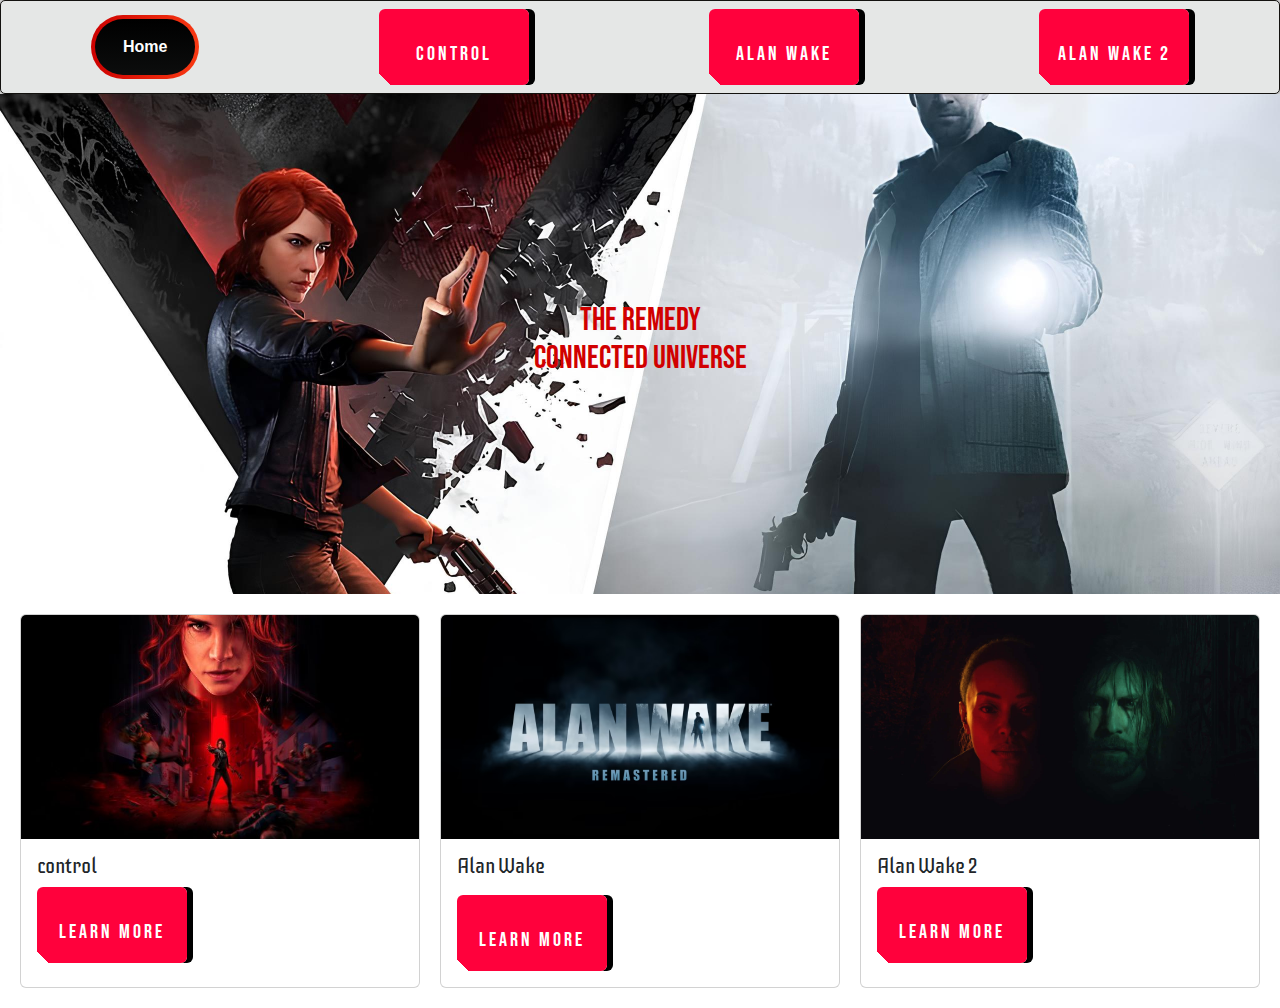
<file: index.html>
<!DOCTYPE html>
<html lang="en">
<head>
    <meta charset="UTF-8">
    <meta name="viewport" content="width=device-width, initial-scale=1.0">
    <!--bootstrap css-->
    <link href="https://cdn.jsdelivr.net/npm/bootstrap@5.3.3/dist/css/bootstrap.min.css" rel="stylesheet" integrity="sha384-QWTKZyjpPEjISv5WaRU9OFeRpok6YctnYmDr5pNlyT2bRjXh0JMhjY6hW+ALEwIH" crossorigin="anonymous">
    <!--bootstrap javasript-->
    <script src="https://cdn.jsdelivr.net/npm/bootstrap@5.3.3/dist/js/bootstrap.bundle.min.js" integrity="sha384-YvpcrYf0tY3lHB60NNkmXc5s9fDVZLESaAA55NDzOxhy9GkcIdslK1eN7N6jIeHz" crossorigin="anonymous"></script>
    <!--custom CSS-->
    <title>Remedy Connected Universe 2025 | Jonathan Robinson </title>
    <link rel ="stylesheet" href="Styles.css">
</head>
<body>
    <nav class="header">
        <!-- HTML !-->
<!-- HTML !-->
<button class="button-78" role="button">Home</button>


        <div class="dropdown">
          <button type="button" class="btn btn-primary button-1 dropdown-toggle" data-bs-toggle="dropdown">
            Control
          </button>
            <ul class="dropdown-menu">
              <li><a class="dropdown-item" href="Control.html">Story</a></li>
              <li><a class="dropdown-item" href="Control.html">Characters</a></li>
              <li><a class="dropdown-item" href="Control.html">World</a></li>
            </ul>
          </div>
          <div class="dropdown">
            <button type="button" class="btn btn-primary button-2 dropdown-toggle" data-bs-toggle="dropdown">
              Alan Wake
            </button>
            <ul class="dropdown-menu">
              <li><a class="dropdown-item" href="AlanWake.html">Story</a></li>
              <li><a class="dropdown-item" href="AlanWake.html">Characters</a></li>
              <li><a class="dropdown-item" href="AlanWake.html">World</a></li>
            </ul>
          </div>
          <div class="dropdown">
            <button type="button" class="btn btn-primary button-3 dropdown-toggle" data-bs-toggle="dropdown">
              Alan wake 2
            </button>
            <ul class="dropdown-menu">
              <li><a class="dropdown-item" href="AlanWake2.html">Story</a></li>
              <li><a class="dropdown-item" href="AlanWake2.html">Characters</a></li>
              <li><a class="dropdown-item" href="AlanWake2.html">World</a></li>
            </ul>
          </div>
      </nav>


     <div id="hero" class="hero">
      <h2 class="hero-title">
              The Remedy
              <br>
              Connected Universe

      </h2>
      </div>
      <main class="wrapper cards">
          
        
        <div class="card">
          <img src="photos/_3372343.jpg" class="card-img-top" alt="Control Image">
          <div class="card-body">
            <h5 class="card-title lobster">control</h5>
            
            <p class="card-text"><small class="text-body-secondary"><a href="Control" target="_blank" class="btn button-4 btn-primary">Learn More</a></small></p>
          </div>
        </div>
        <div class="card">
          <img src="photos/f5de4c346e02c86231f2c234460c02f7ef05a167ffd256baae8035e4da0d840b.avif" class="card-img-top" alt="...">
          <div class="card-body">
            <h5 class="card-title lobster">Alan Wake</h5>
            <p class="card-text cinzel"></p>
            <p class="card-text"><small class="text-body-secondary"><a href="AlanWake.html" target="_blank" class="btn button-4 btn-primary">Learn More</a></small></p>
          </div>
        </div>
        <div class="card">
          <img src="photos/alan-wake2-contrasting-characters-qgug9aq8a3qm2syz.jpg" class="card-img-top" alt="...">
          <div class="card-body">
            <h5 class="card-title lobster">Alan Wake 2</h5>
            <p class="card-text"><small class="text-body-secondary"><a href="AlanWake2.html" target="_blank" class="btn button-4 btn-primary">Learn more</a></small></p>
          </div>
        </div>
        </main>
</body>
</html>
</file>
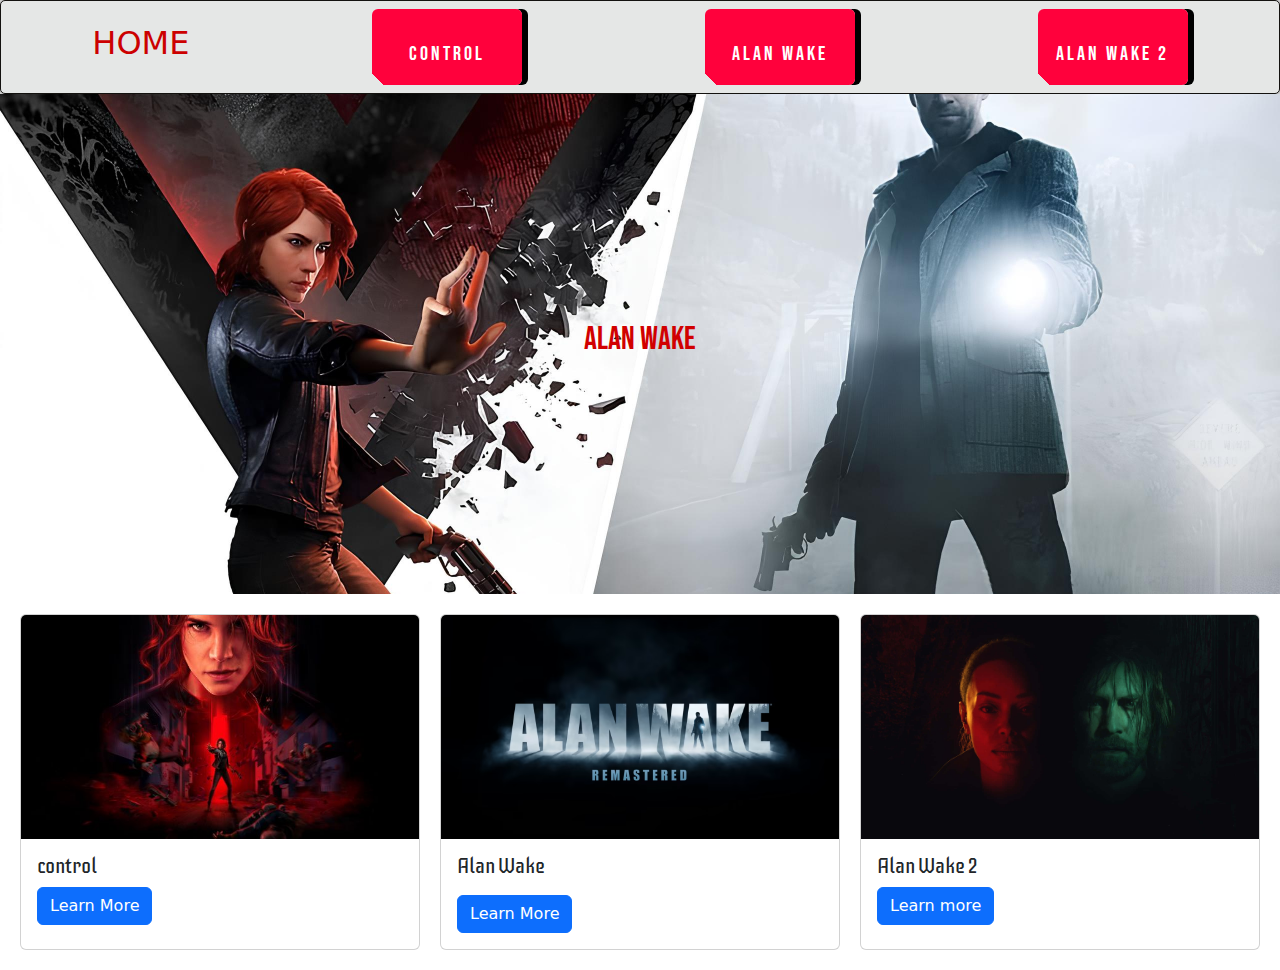
<file: AlanWake.html>
<!DOCTYPE html>
<html lang="en">
<head>
    <meta charset="UTF-8">
    <meta name="viewport" content="width=device-width, initial-scale=1.0">
    <!--bootstrap css-->
    <link href="https://cdn.jsdelivr.net/npm/bootstrap@5.3.3/dist/css/bootstrap.min.css" rel="stylesheet" integrity="sha384-QWTKZyjpPEjISv5WaRU9OFeRpok6YctnYmDr5pNlyT2bRjXh0JMhjY6hW+ALEwIH" crossorigin="anonymous">
    <!--bootstrap javasript-->
    <script src="https://cdn.jsdelivr.net/npm/bootstrap@5.3.3/dist/js/bootstrap.bundle.min.js" integrity="sha384-YvpcrYf0tY3lHB60NNkmXc5s9fDVZLESaAA55NDzOxhy9GkcIdslK1eN7N6jIeHz" crossorigin="anonymous"></script>
    <!--custom CSS-->
    <title>Remedy Connected Universe 2025 | Jonathan Robinson </title>
    <link rel ="stylesheet" href="Styles.css">
</head>
<body>
    <nav class="header">
        <h2><a href="index.html">HOME</a></h2>
        <div class="dropdown">
            <button type="button" class="btn btn-primary button-1 dropdown-toggle" data-bs-toggle="dropdown">
              Control
            </button>
            <ul class="dropdown-menu">
              <li><a class="dropdown-item" href="#">Story</a></li>
              <li><a class="dropdown-item" href="#">Characters</a></li>
              <li><a class="dropdown-item" href="#">World</a></li>
            </ul>
          </div>
          <div class="dropdown">
            <button type="button" class="btn btn-primary button-2 dropdown-toggle" data-bs-toggle="dropdown">
              Alan Wake
            </button>
            <ul class="dropdown-menu">
              <li><a class="dropdown-item" href="#">Story</a></li>
              <li><a class="dropdown-item" href="#">Characters</a></li>
              <li><a class="dropdown-item" href="#">World</a></li>
            </ul>
          </div>
          <div class="dropdown">
            <button type="button" class="btn btn-primary button-3 dropdown-toggle" data-bs-toggle="dropdown">
              Alan wake 2
            </button>
            <ul class="dropdown-menu">
              <li><a class="dropdown-item" href="#">Story</a></li>
              <li><a class="dropdown-item" href="#">Characters</a></li>
              <li><a class="dropdown-item" href="#">World</a></li>
              <!-- HTML !-->
<button class="button-49" role="button">Button 49</button>


            </ul>
          </div>
      </nav>


     <div id="hero" class="hero">
      <h2 class="hero-title">
              Alan Wake

      </h2>
      </div>
      <main class="wrapper cards">
          
        
        <div class="card">
          <img src="photos/_3372343.jpg" class="card-img-top" alt="...">
          <div class="card-body">
            <h5 class="card-title lobster">control</h5>
            
            <p class="card-text"><small class="text-body-secondary"><a href="Control" target="_blank" class="btn btn-primary">Learn More</a></small></p>
          </div>
        </div>
        <div class="card">
          <img src="photos/f5de4c346e02c86231f2c234460c02f7ef05a167ffd256baae8035e4da0d840b.avif" class="card-img-top" alt="...">
          <div class="card-body">
            <h5 class="card-title lobster">Alan Wake</h5>
            <p class="card-text cinzel"></p>
            <p class="card-text"><small class="text-body-secondary"><a href="AlanWake.html" target="_blank" class="btn btn-primary">Learn More</a></small></p>
          </div>
        </div>
        <div class="card">
          <img src="photos/alan-wake2-contrasting-characters-qgug9aq8a3qm2syz.jpg" class="card-img-top" alt="...">
          <div class="card-body">
            <h5 class="card-title lobster">Alan Wake 2</h5>
            <p class="card-text"><small class="text-body-secondary"><a href="AlanWake2.html" target="_blank" class="btn btn-primary">Learn more</a></small></p>
          </div>
        </div>
        </main>
</body>
</html>
</file>
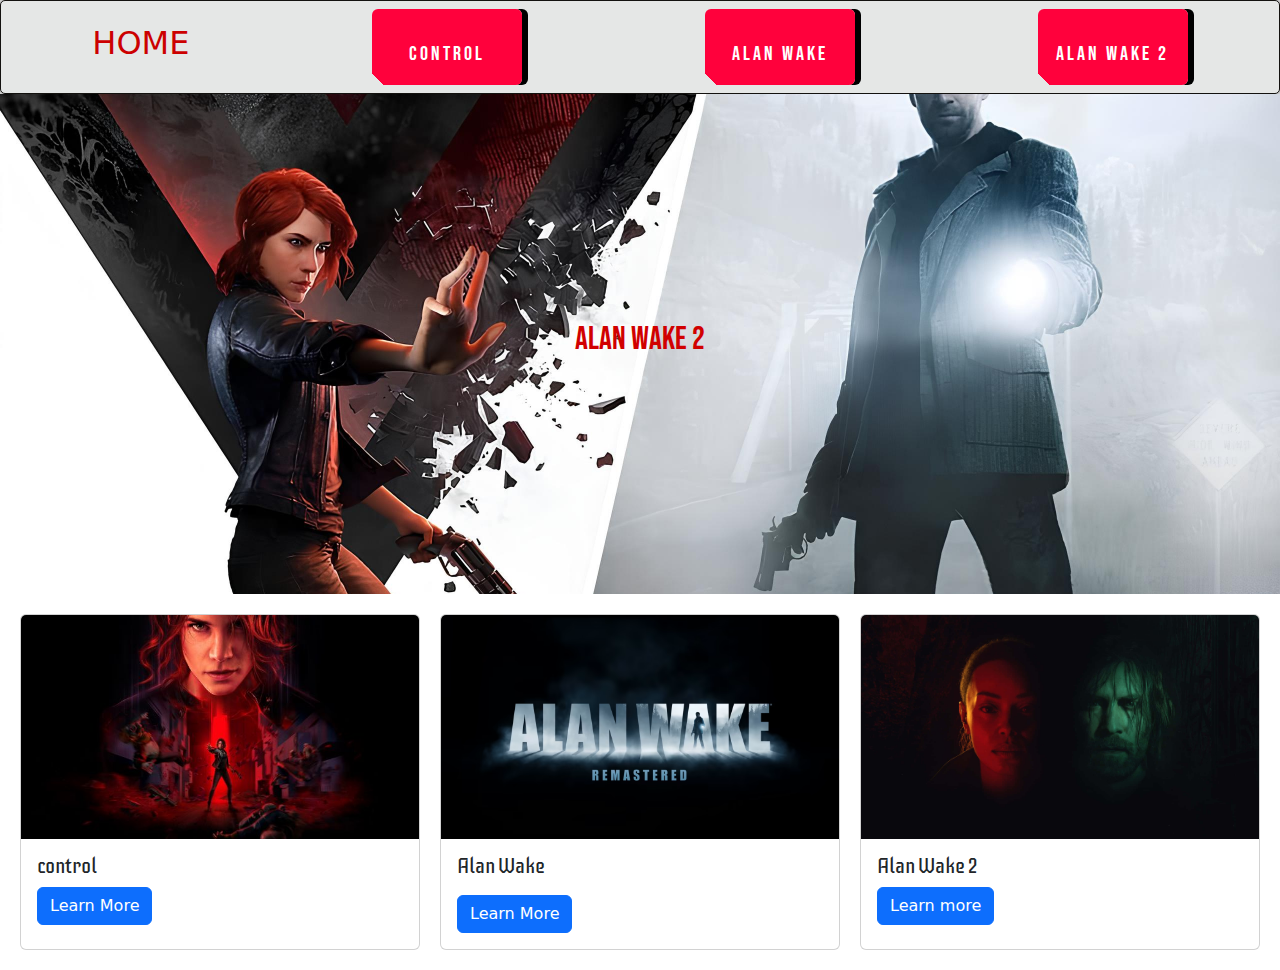
<file: AlanWake2.html>
<!DOCTYPE html>
<html lang="en">
<head>
    <meta charset="UTF-8">
    <meta name="viewport" content="width=device-width, initial-scale=1.0">
    <!--bootstrap css-->
    <link href="https://cdn.jsdelivr.net/npm/bootstrap@5.3.3/dist/css/bootstrap.min.css" rel="stylesheet" integrity="sha384-QWTKZyjpPEjISv5WaRU9OFeRpok6YctnYmDr5pNlyT2bRjXh0JMhjY6hW+ALEwIH" crossorigin="anonymous">
    <!--bootstrap javasript-->
    <script src="https://cdn.jsdelivr.net/npm/bootstrap@5.3.3/dist/js/bootstrap.bundle.min.js" integrity="sha384-YvpcrYf0tY3lHB60NNkmXc5s9fDVZLESaAA55NDzOxhy9GkcIdslK1eN7N6jIeHz" crossorigin="anonymous"></script>
    <!--custom CSS-->
    <title>Remedy Connected Universe 2025 | Jonathan Robinson </title>
    <link rel ="stylesheet" href="Styles.css">
</head>
<body>
    <nav class="header">
        <h2><a href="index.html">HOME</a></h2>
        <div class="dropdown">
            <button type="button" class="btn btn-primary button-1 dropdown-toggle" data-bs-toggle="dropdown">
              Control
            </button>
            <ul class="dropdown-menu">
              <li><a class="dropdown-item" href="#">Story</a></li>
              <li><a class="dropdown-item" href="#">Characters</a></li>
              <li><a class="dropdown-item" href="#">World</a></li>
            </ul>
          </div>
          <div class="dropdown">
            <button type="button" class="btn btn-primary button-2 dropdown-toggle" data-bs-toggle="dropdown">
              Alan Wake
            </button>
            <ul class="dropdown-menu">
              <li><a class="dropdown-item" href="#">Story</a></li>
              <li><a class="dropdown-item" href="#">Characters</a></li>
              <li><a class="dropdown-item" href="#">World</a></li>
            </ul>
          </div>
          <div class="dropdown">
            <button type="button" class="btn btn-primary button-3 dropdown-toggle" data-bs-toggle="dropdown">
              Alan wake 2
            </button>
            <ul class="dropdown-menu">
              <li><a class="dropdown-item" href="#">Story</a></li>
              <li><a class="dropdown-item" href="#">Characters</a></li>
              <li><a class="dropdown-item" href="#">World</a></li>
            </ul>
          </div>
      </nav>


     <div id="hero" class="hero">
      <h2 class="hero-title">
              Alan Wake 2

      </h2>
      </div>
      <main class="wrapper cards">
          
        
        <div class="card">
          <img src="photos/_3372343.jpg" class="card-img-top" alt="...">
          <div class="card-body">
            <h5 class="card-title lobster">control</h5>
            
            <p class="card-text"><small class="text-body-secondary"><a href="Control" target="_blank" class="btn btn-primary">Learn More</a></small></p>
          </div>
        </div>
        <div class="card">
          <img src="photos/f5de4c346e02c86231f2c234460c02f7ef05a167ffd256baae8035e4da0d840b.avif" class="card-img-top" alt="...">
          <div class="card-body">
            <h5 class="card-title lobster">Alan Wake</h5>
            <p class="card-text cinzel"></p>
            <p class="card-text"><small class="text-body-secondary"><a href="AlanWake.html" target="_blank" class="btn btn-primary">Learn More</a></small></p>
          </div>
        </div>
        <div class="card">
          <img src="photos/alan-wake2-contrasting-characters-qgug9aq8a3qm2syz.jpg" class="card-img-top" alt="...">
          <div class="card-body">
            <h5 class="card-title lobster">Alan Wake 2</h5>
            <p class="card-text"><small class="text-body-secondary"><a href="AlanWake2.html" target="_blank" class="btn btn-primary">Learn more</a></small></p>
          </div>
        </div>
        </main>
</body>
</html>
</file>
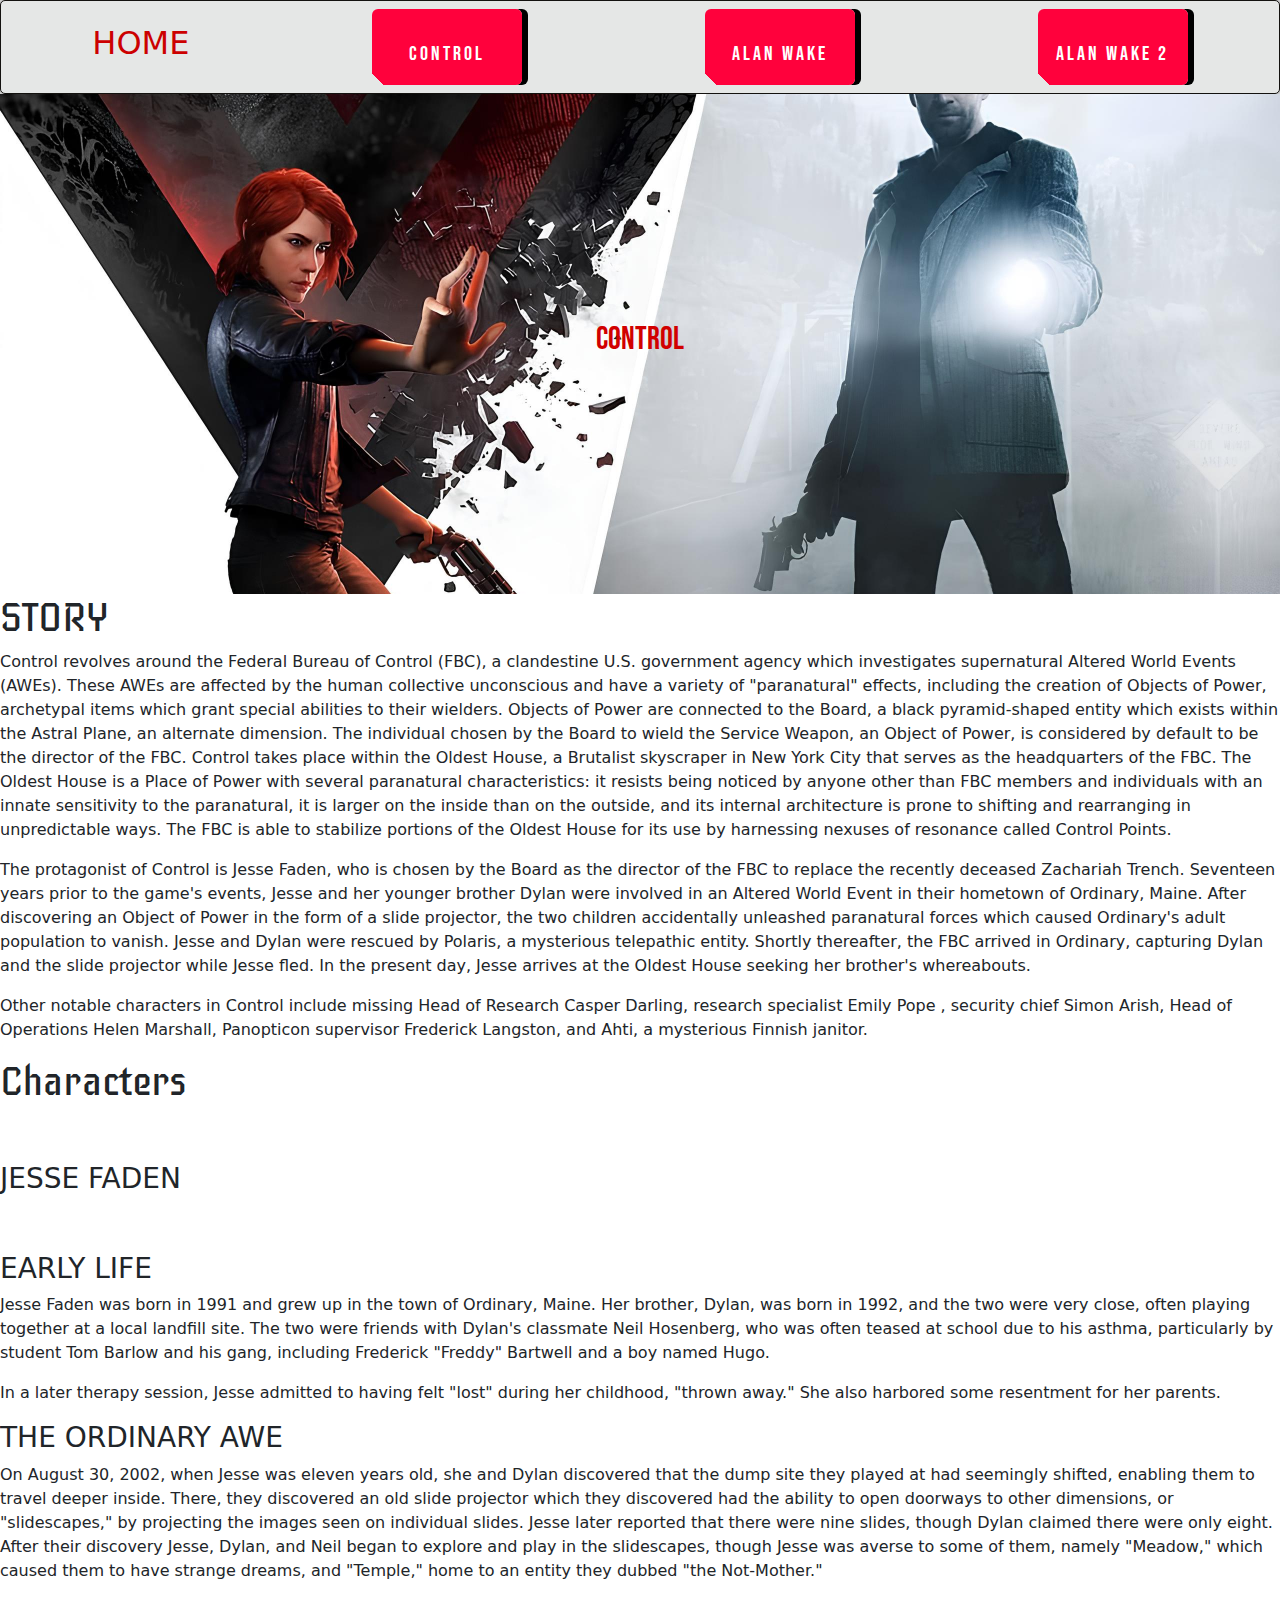
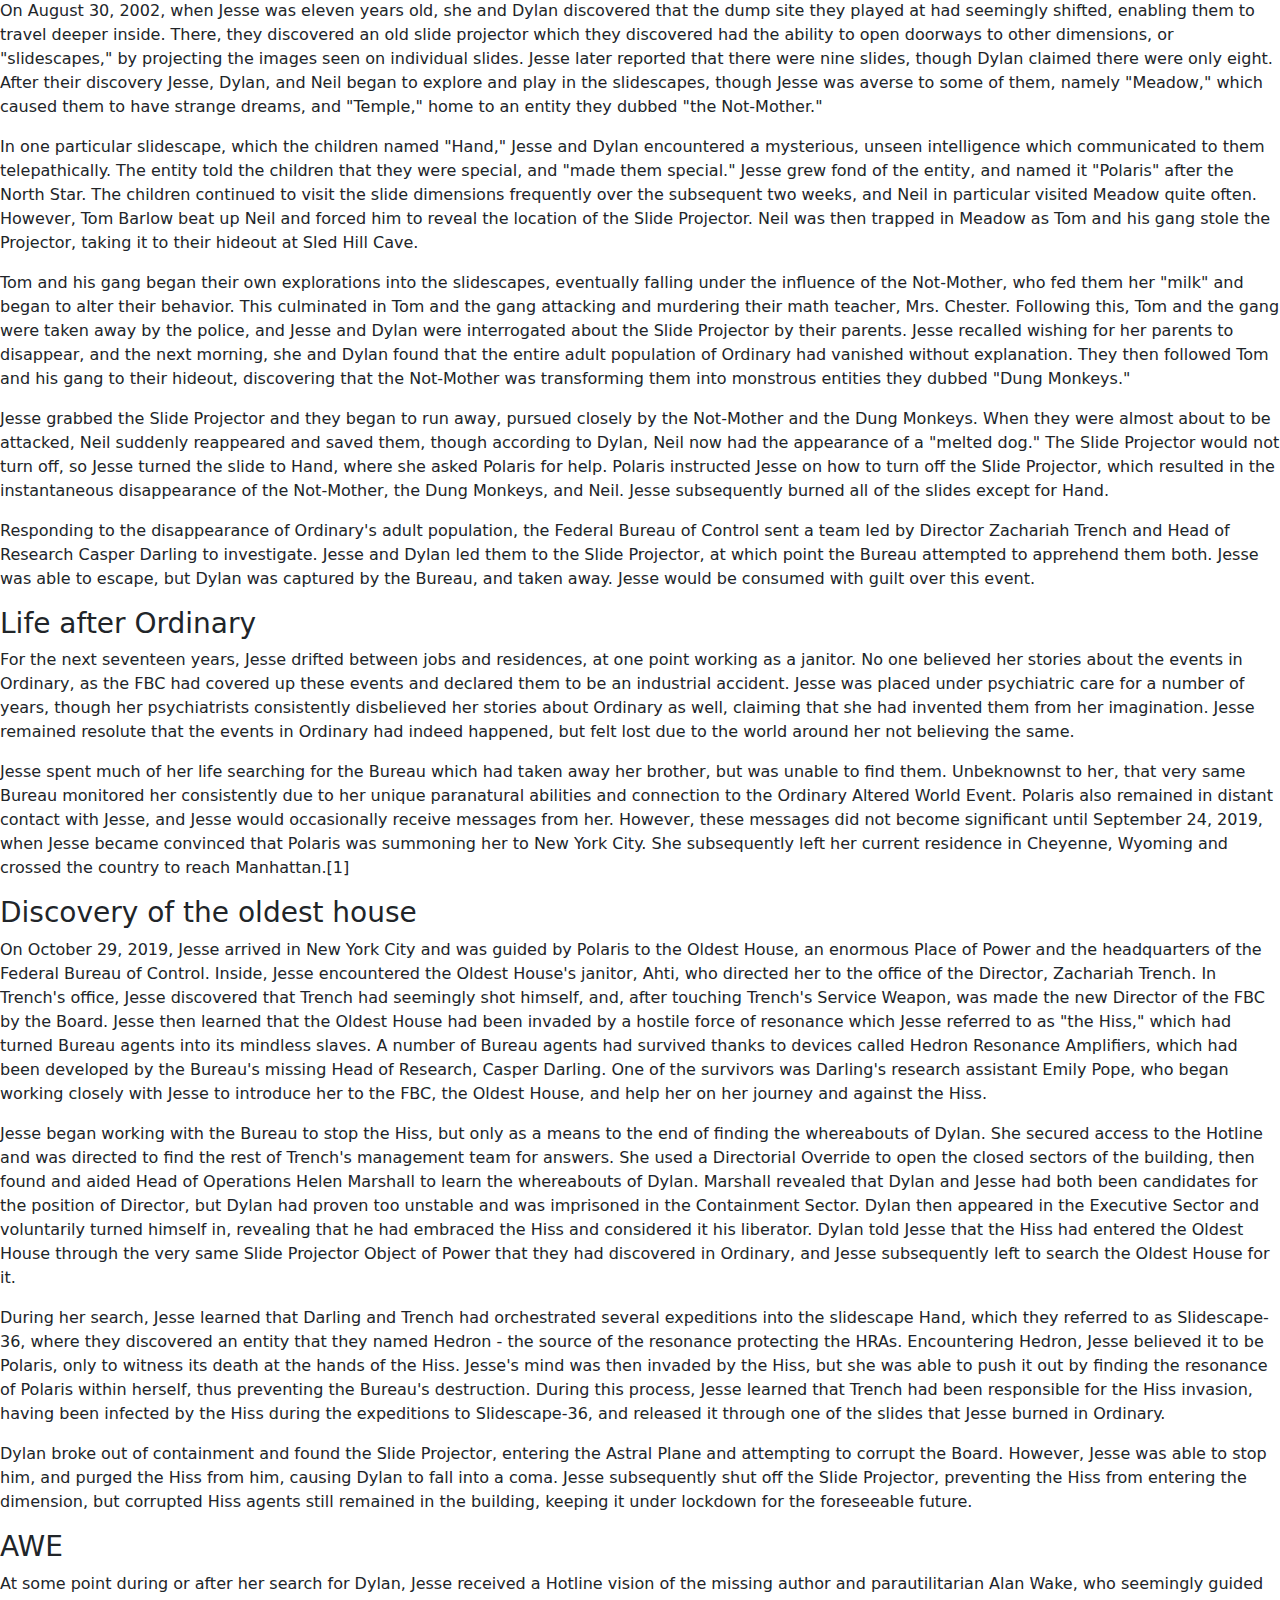
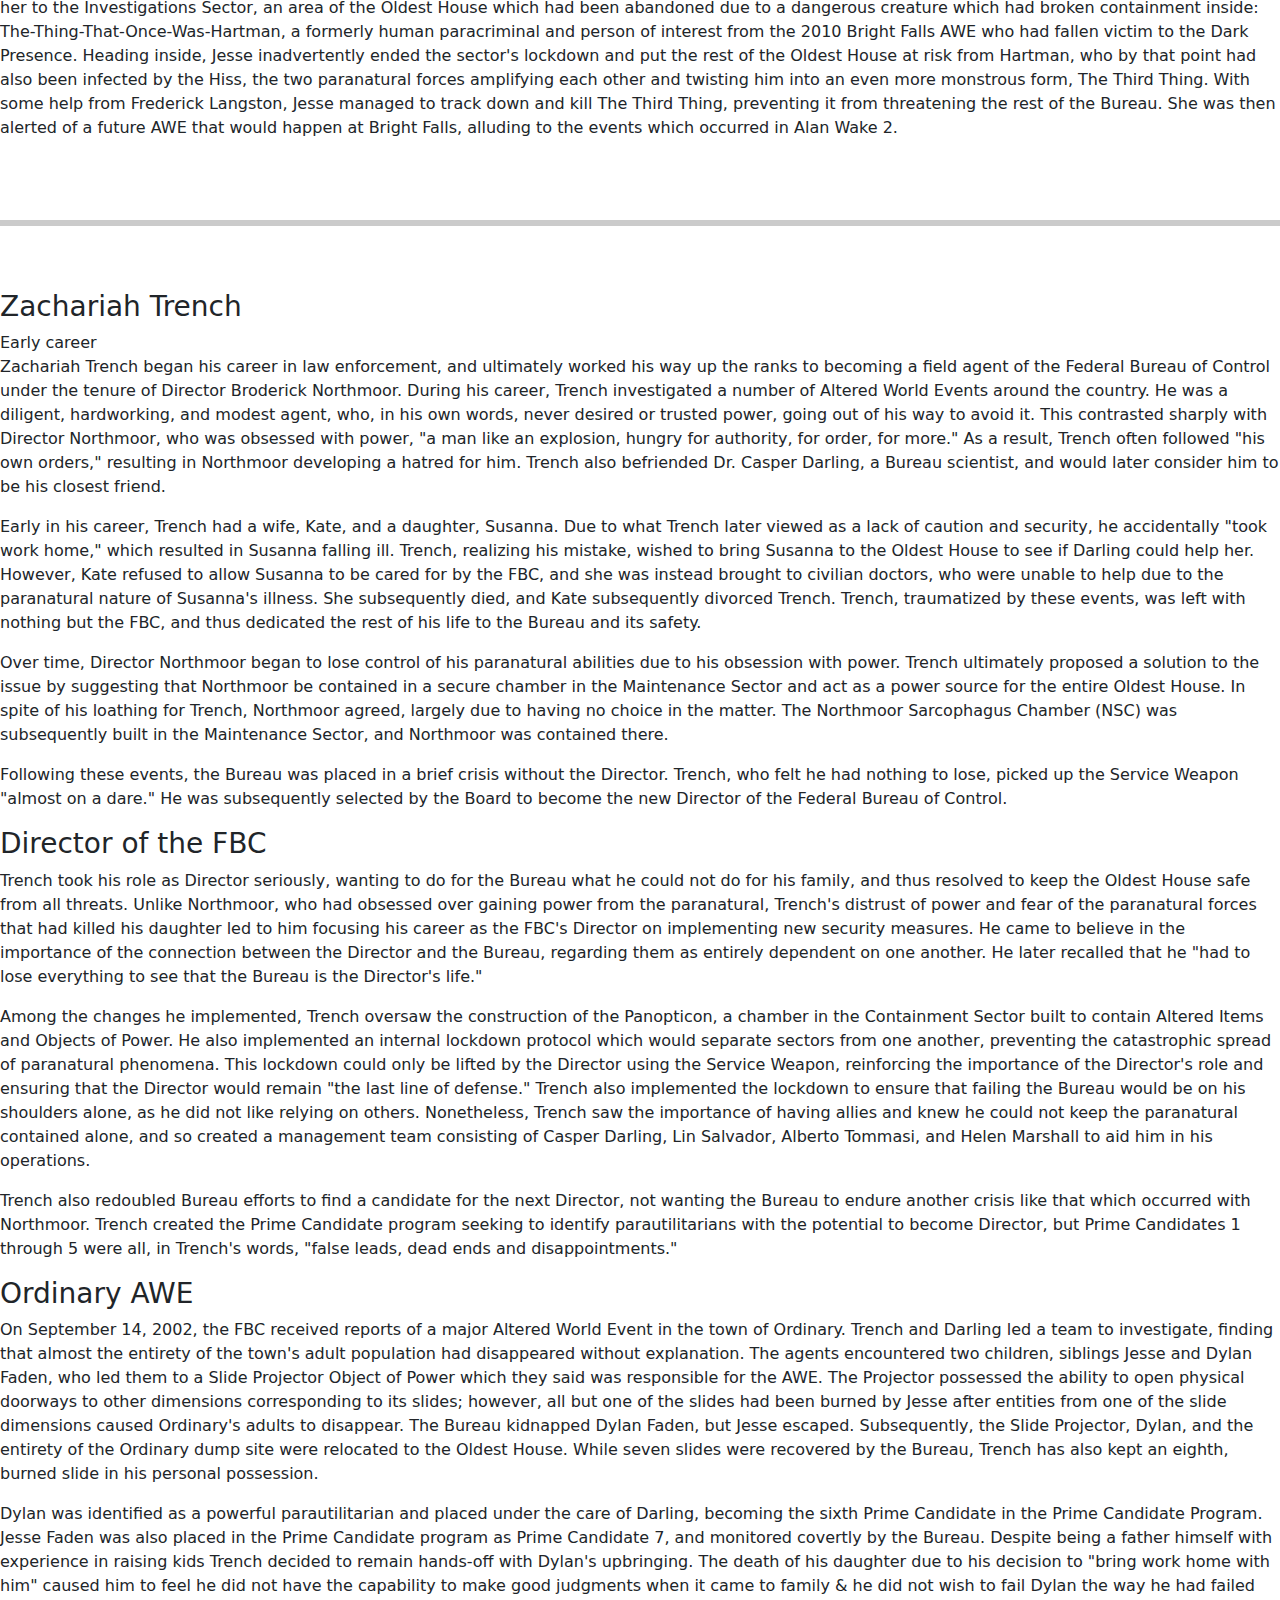
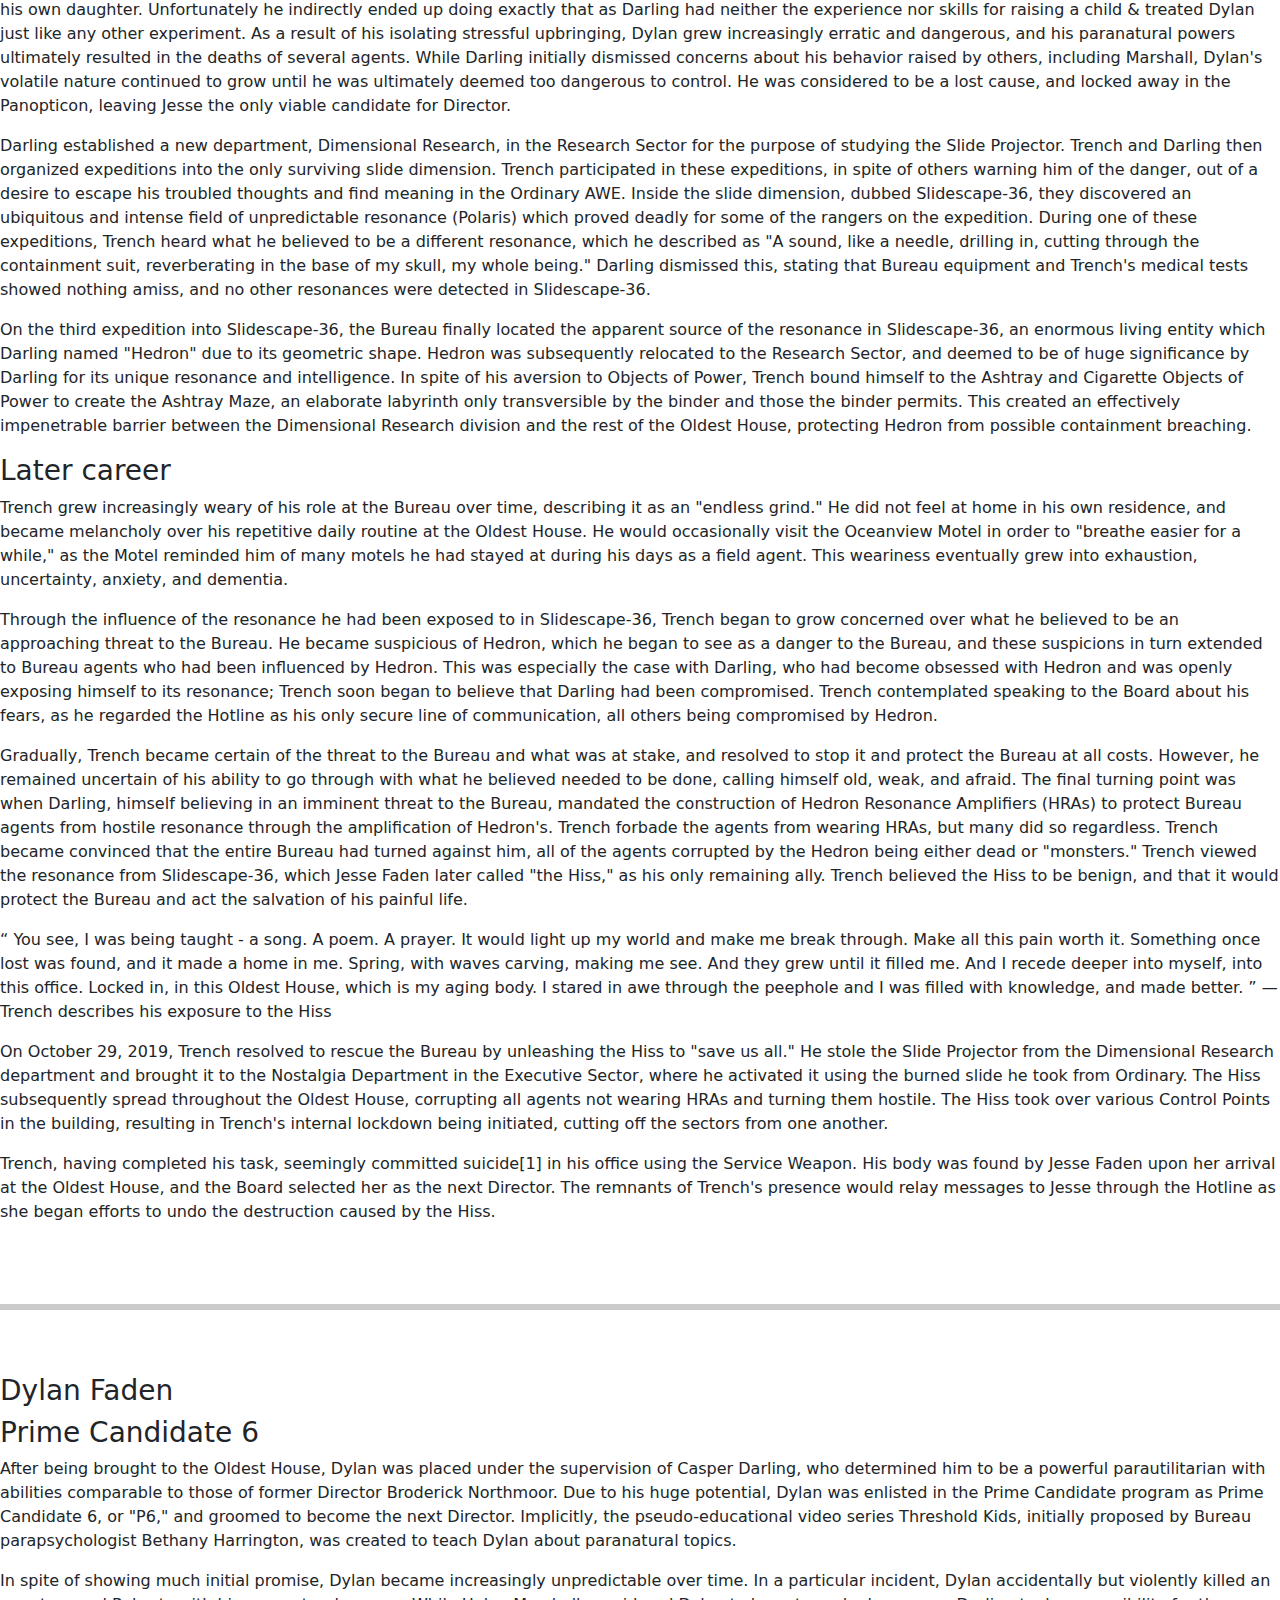
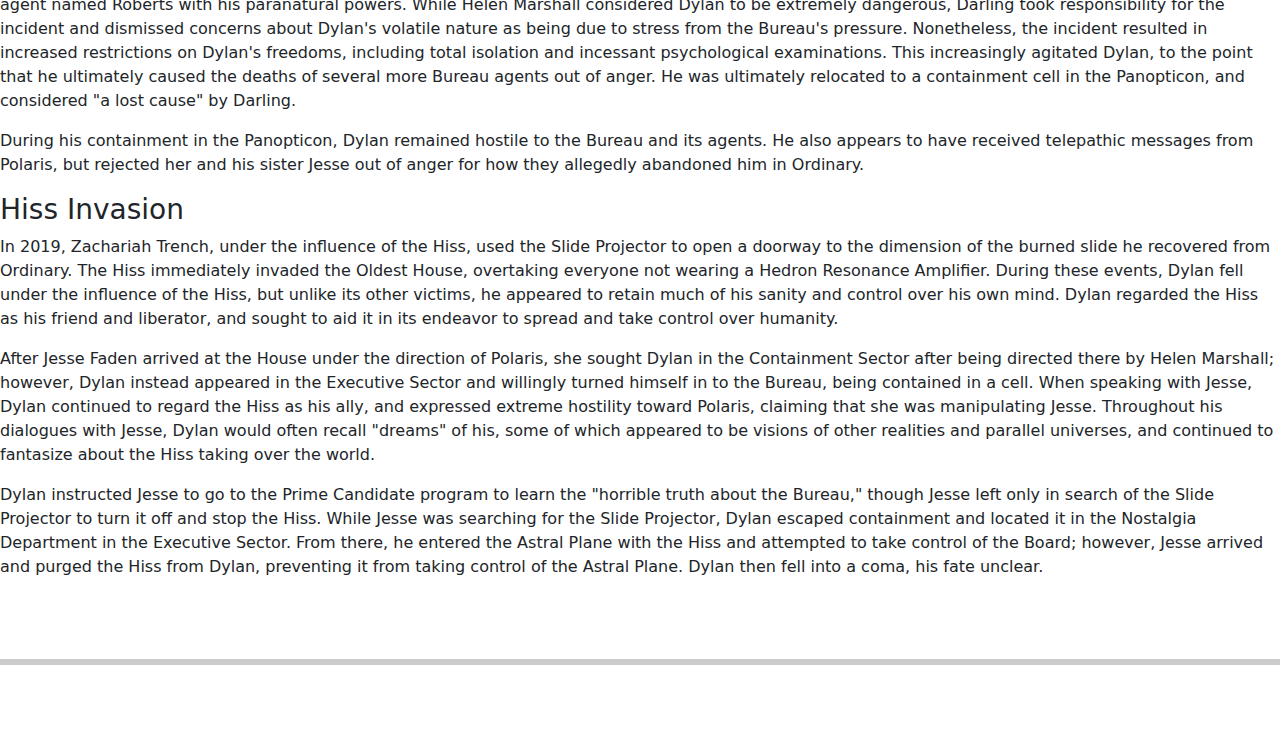
<file: Control.html>
<!DOCTYPE html>
<html lang="en">
<head>
    <meta charset="UTF-8">
    <meta name="viewport" content="width=device-width, initial-scale=1.0">
    <!--bootstrap css-->
    <link href="https://cdn.jsdelivr.net/npm/bootstrap@5.3.3/dist/css/bootstrap.min.css" rel="stylesheet" integrity="sha384-QWTKZyjpPEjISv5WaRU9OFeRpok6YctnYmDr5pNlyT2bRjXh0JMhjY6hW+ALEwIH" crossorigin="anonymous">
    <!--bootstrap javasript-->
    <script src="https://cdn.jsdelivr.net/npm/bootstrap@5.3.3/dist/js/bootstrap.bundle.min.js" integrity="sha384-YvpcrYf0tY3lHB60NNkmXc5s9fDVZLESaAA55NDzOxhy9GkcIdslK1eN7N6jIeHz" crossorigin="anonymous"></script>
    <!--custom CSS-->
    <title>Remedy Connected Universe 2025 | Jonathan Robinson </title>
    <link rel ="stylesheet" href="Styles.css">
</head>
<body>
    <nav class="header">
        <h2><a href="index.html">HOME</a></h2>
        <div class="dropdown">
            <button type="button" class="btn btn-primary button-1 dropdown-toggle" data-bs-toggle="dropdown">
              Control
            </button>
            <ul class="dropdown-menu">
              <li><a class="dropdown-item" href="Control.html">Story</a></li>
              <li><a class="dropdown-item" href="Control.html">Characters</a></li>
              <li><a class="dropdown-item" href="Control.html">World</a></li>
            </ul>
          </div>
          <div class="dropdown">
            <button type="button" class="btn btn-primary button-2 dropdown-toggle" data-bs-toggle="dropdown">
              Alan Wake
            </button>
            <ul class="dropdown-menu">
              <li><a class="dropdown-item" href="AlanWake.html">Story</a></li>
              <li><a class="dropdown-item" href="AlanWake.html">Characters</a></li>
              <li><a class="dropdown-item" href="AlanWake.html">World</a></li>
            </ul>
          </div>
          <div class="dropdown">
            <button type="button" class="btn btn-primary button-3 dropdown-toggle" data-bs-toggle="dropdown">
              Alan wake 2
            </button>
            <ul class="dropdown-menu">
              <li><a class="dropdown-item" href="AlanWake2.html">Story</a></li>
              <li><a class="dropdown-item" href="AlanWake2.html">Characters</a></li>
              <li><a class="dropdown-item" href="AlanWake2.html">World</a></li>
            </ul>
          </div>
      </nav>


     <div id="hero" class="hero">
      <h2 class="hero-title">
              Control
              

      </h2>
      </div>
      <section><h1>STORY</h1>
      <P>Control revolves around the Federal Bureau of Control (FBC), a clandestine U.S. government agency which investigates supernatural Altered World Events (AWEs). These AWEs are affected by the human collective unconscious and have a variety of "paranatural" effects, including the creation of Objects of Power, archetypal items which grant special abilities to their wielders. Objects of Power are connected to the Board, a black pyramid-shaped entity which exists within the Astral Plane, an alternate dimension. The individual chosen by the Board to wield the Service Weapon, an Object of Power, is considered by default to be the director of the FBC. Control takes place within the Oldest House, a Brutalist skyscraper in New York City that serves as the headquarters of the FBC. The Oldest House is a Place of Power with several paranatural characteristics: it resists being noticed by anyone other than FBC members and individuals with an innate sensitivity to the paranatural, it is larger on the inside than on the outside, and its internal architecture is prone to shifting and rearranging in unpredictable ways. The FBC is able to stabilize portions of the Oldest House for its use by harnessing nexuses of resonance called Control Points.</P>

        <p>The protagonist of Control is Jesse Faden, who is chosen by the Board as the director of the FBC to replace the recently deceased Zachariah Trench. Seventeen years prior to the game's events, Jesse and her younger brother Dylan were involved in an Altered World Event in their hometown of Ordinary, Maine. After discovering an Object of Power in the form of a slide projector, the two children accidentally unleashed paranatural forces which caused Ordinary's adult population to vanish. Jesse and Dylan were rescued by Polaris, a mysterious telepathic entity. Shortly thereafter, the FBC arrived in Ordinary, capturing Dylan and the slide projector while Jesse fled. In the present day, Jesse arrives at the Oldest House seeking her brother's whereabouts. </p>
        
        Other notable characters in Control include missing Head of Research Casper Darling, research specialist Emily Pope , security chief Simon Arish, Head of Operations Helen Marshall, Panopticon supervisor Frederick Langston, and Ahti, a mysterious Finnish janitor.</P></section>


        <section><h1>Characters</h1>
          <br>
          <br>
          
          <h3>JESSE FADEN</h3>

          <br>
          <br>
          <h3>EARLY LIFE</h3>
          <P>Jesse Faden was born in 1991 and grew up in the town of Ordinary, Maine. Her brother, Dylan, was born in 1992, and the two were very close, often playing together at a local landfill site. The two were friends with Dylan's classmate Neil Hosenberg, who was often teased at school due to his asthma, particularly by student Tom Barlow and his gang, including Frederick "Freddy" Bartwell and a boy named Hugo.</p>

          <p>In a later therapy session, Jesse admitted to having felt "lost" during her childhood, "thrown away." She also harbored some resentment for her parents.</P>
            
            <h3>THE ORDINARY AWE</h3>
          <p>On August 30, 2002, when Jesse was eleven years old, she and Dylan discovered that the dump site they played at had seemingly shifted, enabling them to travel deeper inside. There, they discovered an old slide projector which they discovered had the ability to open doorways to other dimensions, or "slidescapes," by projecting the images seen on individual slides. Jesse later reported that there were nine slides, though Dylan claimed there were only eight. After their discovery Jesse, Dylan, and Neil began to explore and play in the slidescapes, though Jesse was averse to some of them, namely "Meadow," which caused them to have strange dreams, and "Temple," home to an entity they dubbed "the Not-Mother."</p>
          <p>On August 30, 2002, when Jesse was eleven years old, she and Dylan discovered that the dump site they played at had seemingly shifted, enabling them to travel deeper inside. There, they discovered an old slide projector which they discovered had the ability to open doorways to other dimensions, or "slidescapes," by projecting the images seen on individual slides. Jesse later reported that there were nine slides, though Dylan claimed there were only eight. After their discovery Jesse, Dylan, and Neil began to explore and play in the slidescapes, though Jesse was averse to some of them, namely "Meadow," which caused them to have strange dreams, and "Temple," home to an entity they dubbed "the Not-Mother."</p>

          <p>In one particular slidescape, which the children named "Hand," Jesse and Dylan encountered a mysterious, unseen intelligence which communicated to them telepathically. The entity told the children that they were special, and "made them special." Jesse grew fond of the entity, and named it "Polaris" after the North Star. The children continued to visit the slide dimensions frequently over the subsequent two weeks, and Neil in particular visited Meadow quite often. However, Tom Barlow beat up Neil and forced him to reveal the location of the Slide Projector. Neil was then trapped in Meadow as Tom and his gang stole the Projector, taking it to their hideout at Sled Hill Cave.</p>

          <p>Tom and his gang began their own explorations into the slidescapes, eventually falling under the influence of the Not-Mother, who fed them her "milk" and began to alter their behavior. This culminated in Tom and the gang attacking and murdering their math teacher, Mrs. Chester. Following this, Tom and the gang were taken away by the police, and Jesse and Dylan were interrogated about the Slide Projector by their parents. Jesse recalled wishing for her parents to disappear, and the next morning, she and Dylan found that the entire adult population of Ordinary had vanished without explanation. They then followed Tom and his gang to their hideout, discovering that the Not-Mother was transforming them into monstrous entities they dubbed "Dung Monkeys."</p>
          
          <p>Jesse grabbed the Slide Projector and they began to run away, pursued closely by the Not-Mother and the Dung Monkeys. When they were almost about to be attacked, Neil suddenly reappeared and saved them, though according to Dylan, Neil now had the appearance of a "melted dog." The Slide Projector would not turn off, so Jesse turned the slide to Hand, where she asked Polaris for help. Polaris instructed Jesse on how to turn off the Slide Projector, which resulted in the instantaneous disappearance of the Not-Mother, the Dung Monkeys, and Neil. Jesse subsequently burned all of the slides except for Hand.</p>
          
          <p>Responding to the disappearance of Ordinary's adult population, the Federal Bureau of Control sent a team led by Director Zachariah Trench and Head of Research Casper Darling to investigate. Jesse and Dylan led them to the Slide Projector, at which point the Bureau attempted to apprehend them both. Jesse was able to escape, but Dylan was captured by the Bureau, and taken away. Jesse would be consumed with guilt over this event.</p>
          
          <h3>Life after Ordinary</h3>
          <p>For the next seventeen years, Jesse drifted between jobs and residences, at one point working as a janitor. No one believed her stories about the events in Ordinary, as the FBC had covered up these events and declared them to be an industrial accident. Jesse was placed under psychiatric care for a number of years, though her psychiatrists consistently disbelieved her stories about Ordinary as well, claiming that she had invented them from her imagination. Jesse remained resolute that the events in Ordinary had indeed happened, but felt lost due to the world around her not believing the same.</p>
          
          <p>Jesse spent much of her life searching for the Bureau which had taken away her brother, but was unable to find them. Unbeknownst to her, that very same Bureau monitored her consistently due to her unique paranatural abilities and connection to the Ordinary Altered World Event. Polaris also remained in distant contact with Jesse, and Jesse would occasionally receive messages from her. However, these messages did not become significant until September 24, 2019, when Jesse became convinced that Polaris was summoning her to New York City. She subsequently left her current residence in Cheyenne, Wyoming and crossed the country to reach Manhattan.[1]</p>
            
            <h3>Discovery of the oldest house</h3>
            
            <p>On October 29, 2019, Jesse arrived in New York City and was guided by Polaris to the Oldest House, an enormous Place of Power and the headquarters of the Federal Bureau of Control. Inside, Jesse encountered the Oldest House's janitor, Ahti, who directed her to the office of the Director, Zachariah Trench. In Trench's office, Jesse discovered that Trench had seemingly shot himself, and, after touching Trench's Service Weapon, was made the new Director of the FBC by the Board. Jesse then learned that the Oldest House had been invaded by a hostile force of resonance which Jesse referred to as "the Hiss," which had turned Bureau agents into its mindless slaves. A number of Bureau agents had survived thanks to devices called Hedron Resonance Amplifiers, which had been developed by the Bureau's missing Head of Research, Casper Darling. One of the survivors was Darling's research assistant Emily Pope, who began working closely with Jesse to introduce her to the FBC, the Oldest House, and help her on her journey and against the Hiss.</p>

            <p>Jesse began working with the Bureau to stop the Hiss, but only as a means to the end of finding the whereabouts of Dylan. She secured access to the Hotline and was directed to find the rest of Trench's management team for answers. She used a Directorial Override to open the closed sectors of the building, then found and aided Head of Operations Helen Marshall to learn the whereabouts of Dylan. Marshall revealed that Dylan and Jesse had both been candidates for the position of Director, but Dylan had proven too unstable and was imprisoned in the Containment Sector. Dylan then appeared in the Executive Sector and voluntarily turned himself in, revealing that he had embraced the Hiss and considered it his liberator. Dylan told Jesse that the Hiss had entered the Oldest House through the very same Slide Projector Object of Power that they had discovered in Ordinary, and Jesse subsequently left to search the Oldest House for it.</p>

            <p>During her search, Jesse learned that Darling and Trench had orchestrated several expeditions into the slidescape Hand, which they referred to as Slidescape-36, where they discovered an entity that they named Hedron - the source of the resonance protecting the HRAs. Encountering Hedron, Jesse believed it to be Polaris, only to witness its death at the hands of the Hiss. Jesse's mind was then invaded by the Hiss, but she was able to push it out by finding the resonance of Polaris within herself, thus preventing the Bureau's destruction. During this process, Jesse learned that Trench had been responsible for the Hiss invasion, having been infected by the Hiss during the expeditions to Slidescape-36, and released it through one of the slides that Jesse burned in Ordinary.</p>

            <p>Dylan broke out of containment and found the Slide Projector, entering the Astral Plane and attempting to corrupt the Board. However, Jesse was able to stop him, and purged the Hiss from him, causing Dylan to fall into a coma. Jesse subsequently shut off the Slide Projector, preventing the Hiss from entering the dimension, but corrupted Hiss agents still remained in the building, keeping it under lockdown for the foreseeable future.</p>

            <h3>AWE</h3>
  
            <p>At some point during or after her search for Dylan, Jesse received a Hotline vision of the missing author and parautilitarian Alan Wake, who seemingly guided her to the Investigations Sector, an area of the Oldest House which had been abandoned due to a dangerous creature which had broken containment inside: The-Thing-That-Once-Was-Hartman, a formerly human paracriminal and person of interest from the 2010 Bright Falls AWE who had fallen victim to the Dark Presence. Heading inside, Jesse inadvertently ended the sector's lockdown and put the rest of the Oldest House at risk from Hartman, who by that point had also been infected by the Hiss, the two paranatural forces amplifying each other and twisting him into an even more monstrous form, The Third Thing. With some help from Frederick Langston, Jesse managed to track down and kill The Third Thing, preventing it from threatening the rest of the Bureau. She was then alerted of a future AWE that would happen at Bright Falls, alluding to the events which occurred in Alan Wake 2.</p>
          </section>
          <br>
          <br>
          <hr>
          <br>
          <br>

          <section>
            <h3>Zachariah Trench</h3>

            <h3> </h3>Early career
<p>Zachariah Trench began his career in law enforcement, and ultimately worked his way up the ranks to becoming a field agent of the Federal Bureau of Control under the tenure of Director Broderick Northmoor. During his career, Trench investigated a number of Altered World Events around the country. He was a diligent, hardworking, and modest agent, who, in his own words, never desired or trusted power, going out of his way to avoid it. This contrasted sharply with Director Northmoor, who was obsessed with power, "a man like an explosion, hungry for authority, for order, for more." As a result, Trench often followed "his own orders," resulting in Northmoor developing a hatred for him. Trench also befriended Dr. Casper Darling, a Bureau scientist, and would later consider him to be his closest friend.</p>

<p>Early in his career, Trench had a wife, Kate, and a daughter, Susanna. Due to what Trench later viewed as a lack of caution and security, he accidentally "took work home," which resulted in Susanna falling ill. Trench, realizing his mistake, wished to bring Susanna to the Oldest House to see if Darling could help her. However, Kate refused to allow Susanna to be cared for by the FBC, and she was instead brought to civilian doctors, who were unable to help due to the paranatural nature of Susanna's illness. She subsequently died, and Kate subsequently divorced Trench. Trench, traumatized by these events, was left with nothing but the FBC, and thus dedicated the rest of his life to the Bureau and its safety.</p>

<p>Over time, Director Northmoor began to lose control of his paranatural abilities due to his obsession with power. Trench ultimately proposed a solution to the issue by suggesting that Northmoor be contained in a secure chamber in the Maintenance Sector and act as a power source for the entire Oldest House. In spite of his loathing for Trench, Northmoor agreed, largely due to having no choice in the matter. The Northmoor Sarcophagus Chamber (NSC) was subsequently built in the Maintenance Sector, and Northmoor was contained there.</p>

<p>Following these events, the Bureau was placed in a brief crisis without the Director. Trench, who felt he had nothing to lose, picked up the Service Weapon "almost on a dare." He was subsequently selected by the Board to become the new Director of the Federal Bureau of Control.</p>

<h3>Director of the FBC</h3>
<p>Trench took his role as Director seriously, wanting to do for the Bureau what he could not do for his family, and thus resolved to keep the Oldest House safe from all threats. Unlike Northmoor, who had obsessed over gaining power from the paranatural, Trench's distrust of power and fear of the paranatural forces that had killed his daughter led to him focusing his career as the FBC's Director on implementing new security measures. He came to believe in the importance of the connection between the Director and the Bureau, regarding them as entirely dependent on one another. He later recalled that he "had to lose everything to see that the Bureau is the Director's life."</p>

<p>Among the changes he implemented, Trench oversaw the construction of the Panopticon, a chamber in the Containment Sector built to contain Altered Items and Objects of Power. He also implemented an internal lockdown protocol which would separate sectors from one another, preventing the catastrophic spread of paranatural phenomena. This lockdown could only be lifted by the Director using the Service Weapon, reinforcing the importance of the Director's role and ensuring that the Director would remain "the last line of defense." Trench also implemented the lockdown to ensure that failing the Bureau would be on his shoulders alone, as he did not like relying on others. Nonetheless, Trench saw the importance of having allies and knew he could not keep the paranatural contained alone, and so created a management team consisting of Casper Darling, Lin Salvador, Alberto Tommasi, and Helen Marshall to aid him in his operations.</p>

<p>Trench also redoubled Bureau efforts to find a candidate for the next Director, not wanting the Bureau to endure another crisis like that which occurred with Northmoor. Trench created the Prime Candidate program seeking to identify parautilitarians with the potential to become Director, but Prime Candidates 1 through 5 were all, in Trench's words, "false leads, dead ends and disappointments."</p>

<h3>Ordinary AWE</h3>
<p>On September 14, 2002, the FBC received reports of a major Altered World Event in the town of Ordinary. Trench and Darling led a team to investigate, finding that almost the entirety of the town's adult population had disappeared without explanation. The agents encountered two children, siblings Jesse and Dylan Faden, who led them to a Slide Projector Object of Power which they said was responsible for the AWE. The Projector possessed the ability to open physical doorways to other dimensions corresponding to its slides; however, all but one of the slides had been burned by Jesse after entities from one of the slide dimensions caused Ordinary's adults to disappear. The Bureau kidnapped Dylan Faden, but Jesse escaped. Subsequently, the Slide Projector, Dylan, and the entirety of the Ordinary dump site were relocated to the Oldest House. While seven slides were recovered by the Bureau, Trench has also kept an eighth, burned slide in his personal possession.</p>

<p>Dylan was identified as a powerful parautilitarian and placed under the care of Darling, becoming the sixth Prime Candidate in the Prime Candidate Program. Jesse Faden was also placed in the Prime Candidate program as Prime Candidate 7, and monitored covertly by the Bureau. Despite being a father himself with experience in raising kids Trench decided to remain hands-off with Dylan's upbringing. The death of his daughter due to his decision to "bring work home with him" caused him to feel he did not have the capability to make good judgments when it came to family & he did not wish to fail Dylan the way he had failed his own daughter. Unfortunately he indirectly ended up doing exactly that as Darling had neither the experience nor skills for raising a child & treated Dylan just like any other experiment. As a result of his isolating stressful upbringing, Dylan grew increasingly erratic and dangerous, and his paranatural powers ultimately resulted in the deaths of several agents. While Darling initially dismissed concerns about his behavior raised by others, including Marshall, Dylan's volatile nature continued to grow until he was ultimately deemed too dangerous to control. He was considered to be a lost cause, and locked away in the Panopticon, leaving Jesse the only viable candidate for Director.</p>

<p>Darling established a new department, Dimensional Research, in the Research Sector for the purpose of studying the Slide Projector. Trench and Darling then organized expeditions into the only surviving slide dimension. Trench participated in these expeditions, in spite of others warning him of the danger, out of a desire to escape his troubled thoughts and find meaning in the Ordinary AWE. Inside the slide dimension, dubbed Slidescape-36, they discovered an ubiquitous and intense field of unpredictable resonance (Polaris) which proved deadly for some of the rangers on the expedition. During one of these expeditions, Trench heard what he believed to be a different resonance, which he described as "A sound, like a needle, drilling in, cutting through the containment suit, reverberating in the base of my skull, my whole being." Darling dismissed this, stating that Bureau equipment and Trench's medical tests showed nothing amiss, and no other resonances were detected in Slidescape-36.</p>

<p>On the third expedition into Slidescape-36, the Bureau finally located the apparent source of the resonance in Slidescape-36, an enormous living entity which Darling named "Hedron" due to its geometric shape. Hedron was subsequently relocated to the Research Sector, and deemed to be of huge significance by Darling for its unique resonance and intelligence. In spite of his aversion to Objects of Power, Trench bound himself to the Ashtray and Cigarette Objects of Power to create the Ashtray Maze, an elaborate labyrinth only transversible by the binder and those the binder permits. This created an effectively impenetrable barrier between the Dimensional Research division and the rest of the Oldest House, protecting Hedron from possible containment breaching.</p>

<h3>Later career</h3>
<p>Trench grew increasingly weary of his role at the Bureau over time, describing it as an "endless grind." He did not feel at home in his own residence, and became melancholy over his repetitive daily routine at the Oldest House. He would occasionally visit the Oceanview Motel in order to "breathe easier for a while," as the Motel reminded him of many motels he had stayed at during his days as a field agent. This weariness eventually grew into exhaustion, uncertainty, anxiety, and dementia.</p>

<p>Through the influence of the resonance he had been exposed to in Slidescape-36, Trench began to grow concerned over what he believed to be an approaching threat to the Bureau. He became suspicious of Hedron, which he began to see as a danger to the Bureau, and these suspicions in turn extended to Bureau agents who had been influenced by Hedron. This was especially the case with Darling, who had become obsessed with Hedron and was openly exposing himself to its resonance; Trench soon began to believe that Darling had been compromised. Trench contemplated speaking to the Board about his fears, as he regarded the Hotline as his only secure line of communication, all others being compromised by Hedron.</p>

<p>Gradually, Trench became certain of the threat to the Bureau and what was at stake, and resolved to stop it and protect the Bureau at all costs. However, he remained uncertain of his ability to go through with what he believed needed to be done, calling himself old, weak, and afraid. The final turning point was when Darling, himself believing in an imminent threat to the Bureau, mandated the construction of Hedron Resonance Amplifiers (HRAs) to protect Bureau agents from hostile resonance through the amplification of Hedron's. Trench forbade the agents from wearing HRAs, but many did so regardless. Trench became convinced that the entire Bureau had turned against him, all of the agents corrupted by the Hedron being either dead or "monsters." Trench viewed the resonance from Slidescape-36, which Jesse Faden later called "the Hiss," as his only remaining ally. Trench believed the Hiss to be benign, and that it would protect the Bureau and act the salvation of his painful life.</p>

“	You see, I was being taught - a song. A poem. A prayer. It would light up my world and make me break through. Make all this pain worth it. Something once lost was found, and it made a home in me. Spring, with waves carving, making me see. And they grew until it filled me. And I recede deeper into myself, into this office. Locked in, in this Oldest House, which is my aging body. I stared in awe through the peephole and I was filled with knowledge, and made better.	”
— Trench describes his exposure to the Hiss</p>

<p>On October 29, 2019, Trench resolved to rescue the Bureau by unleashing the Hiss to "save us all." He stole the Slide Projector from the Dimensional Research department and brought it to the Nostalgia Department in the Executive Sector, where he activated it using the burned slide he took from Ordinary. The Hiss subsequently spread throughout the Oldest House, corrupting all agents not wearing HRAs and turning them hostile. The Hiss took over various Control Points in the building, resulting in Trench's internal lockdown being initiated, cutting off the sectors from one another.</p>

<p>Trench, having completed his task, seemingly committed suicide[1] in his office using the Service Weapon. His body was found by Jesse Faden upon her arrival at the Oldest House, and the Board selected her as the next Director. The remnants of Trench's presence would relay messages to Jesse through the Hotline as she began efforts to undo the destruction caused by the Hiss.</p></section>
          <br>
          <br>
          <hr>
          <br>
          <br>

         <section> <h3>Dylan Faden</h3>

          <h3>Prime Candidate 6</h3>
<p>After being brought to the Oldest House, Dylan was placed under the supervision of Casper Darling, who determined him to be a powerful parautilitarian with abilities comparable to those of former Director Broderick Northmoor. Due to his huge potential, Dylan was enlisted in the Prime Candidate program as Prime Candidate 6, or "P6," and groomed to become the next Director. Implicitly, the pseudo-educational video series Threshold Kids, initially proposed by Bureau parapsychologist Bethany Harrington, was created to teach Dylan about paranatural topics.</p>


<p>In spite of showing much initial promise, Dylan became increasingly unpredictable over time. In a particular incident, Dylan accidentally but violently killed an agent named Roberts with his paranatural powers. While Helen Marshall considered Dylan to be extremely dangerous, Darling took responsibility for the incident and dismissed concerns about Dylan's volatile nature as being due to stress from the Bureau's pressure. Nonetheless, the incident resulted in increased restrictions on Dylan's freedoms, including total isolation and incessant psychological examinations. This increasingly agitated Dylan, to the point that he ultimately caused the deaths of several more Bureau agents out of anger. He was ultimately relocated to a containment cell in the Panopticon, and considered "a lost cause" by Darling.</p>


<p>During his containment in the Panopticon, Dylan remained hostile to the Bureau and its agents. He also appears to have received telepathic messages from Polaris, but rejected her and his sister Jesse out of anger for how they allegedly abandoned him in Ordinary.</p>


<h3>Hiss Invasion</h3>
<p>In 2019, Zachariah Trench, under the influence of the Hiss, used the Slide Projector to open a doorway to the dimension of the burned slide he recovered from Ordinary. The Hiss immediately invaded the Oldest House, overtaking everyone not wearing a Hedron Resonance Amplifier. During these events, Dylan fell under the influence of the Hiss, but unlike its other victims, he appeared to retain much of his sanity and control over his own mind. Dylan regarded the Hiss as his friend and liberator, and sought to aid it in its endeavor to spread and take control over humanity.</p>


<p>After Jesse Faden arrived at the House under the direction of Polaris, she sought Dylan in the Containment Sector after being directed there by Helen Marshall; however, Dylan instead appeared in the Executive Sector and willingly turned himself in to the Bureau, being contained in a cell. When speaking with Jesse, Dylan continued to regard the Hiss as his ally, and expressed extreme hostility toward Polaris, claiming that she was manipulating Jesse. Throughout his dialogues with Jesse, Dylan would often recall "dreams" of his, some of which appeared to be visions of other realities and parallel universes, and continued to fantasize about the Hiss taking over the world.</p>


<p>Dylan instructed Jesse to go to the Prime Candidate program to learn the "horrible truth about the Bureau," though Jesse left only in search of the Slide Projector to turn it off and stop the Hiss. While Jesse was searching for the Slide Projector, Dylan escaped containment and located it in the Nostalgia Department in the Executive Sector. From there, he entered the Astral Plane with the Hiss and attempted to take control of the Board; however, Jesse arrived and purged the Hiss from Dylan, preventing it from taking control of the Astral Plane. Dylan then fell into a coma, his fate unclear.</p></section>

          <br>
          <br>
          <hr>
          <br>
          <br>
            
</body>
</html>
</file>
<file: Styles.css>
@import url('https://fonts.googleapis.com/css2?family=Bebas+Neue&family=Iceberg&display=swap');

/******** fonts ********/ 
a {
    color: #CC0000;
    text-decoration: none;
}

a:hover {
    color:#000000; 
    text-decoration:none; 
    cursor:pointer;  
} 

.main-nav a{
    font-size:.99em
}
.main-nav{
    margin-top:5px;
}
.main-nav a{
    padding:10px,15px;
    text-transform: uppercase;
    text-align:right;
    display: block;
}
ul{
    list-style:none;
}

.wrapper {
    display: grid;
    grid-template-columns: minmax(230px, 1fr);
    grid-gap:20px;
    padding:20px;
}

.logo{
  font-family: "Bebas Neue", serif;
  font-weight: 400;
  font-style: normal;
}
.header{
    display: flex;
    flex-direction: column;
    padding-top: .5em;
    padding-bottom: .5em;
    border: 1px solid #13120f;
    background-color:#E5E7E6;
    box-shadow: 0px 0px 14px 0px rgb(0,0,0,0.75);
    border-radius: 5px;
}
#hero{
    background-image: url(photos/Remedy’s-creative-director-Sam-Lake-confirmed-the-existence-of-Remedy-Connected-Universe-cover\ \(1\).jpg);
    background-repeat: no-repeat;
    background-size: cover;
    min-height:500px;
    background-position-y: center;
    background-position-x: center;
}
.hero{
    display: flex;
    align-items: center;
    justify-content: center;
}
.hero h2{
    color:#D10000;
    text-align: center;

button{
    padding:200px;
}
}
.hero-title{
    font-family: "Bebas Neue", serif;
    font-weight: 400;
    font-style: normal;
}


.two h2,
.two p {
    font-family: "Henny Penny", system-ui;
  font-size:large

}
h5 {
  font-family: "Iceberg", serif;
  font-weight: 400;
  font-style: normal;
}


h1{
  font-family: "Iceberg", serif;
  font-weight: 400;
  font-style: normal;
}

hr {
  border: solid;
  height: 1px;
  
  color: #333;
  background-color: #333;
}
/* CSS */
.button-78 {
  align-items: center;
  appearance: none;
  background-clip: padding-box;
  background-color: initial;
  background-image: none;
  border-style: none;
  box-sizing: border-box;
  color: #fff;
  cursor: pointer;
  display: inline-block;
  flex-direction: row;
  flex-shrink: 0;
  font-family: Eina01,sans-serif;
  font-size: 16px;
  font-weight: 800;
  justify-content: center;
  line-height: 24px;
  margin: 0;
  min-height: 64px;
  outline: none;
  overflow: visible;
  padding: 19px 26px;
  pointer-events: auto;
  position: relative;
  text-align: center;
  text-decoration: none;
  text-transform: none;
  user-select: none;
  -webkit-user-select: none;
  touch-action: manipulation;
  vertical-align: middle;
  width: auto;
  word-break: keep-all;
  z-index: 0;
}

@media (min-width: 768px) {
  .button-78 {
    padding: 19px 32px;
  }
}

.button-78:before,
.button-78:after {
  border-radius: 80px;
}

.button-78:before {
  background-image: linear-gradient(92.83deg, #cc0000 0, #f93a13 100%);
  content: "";
  display: block;
  height: 100%;
  left: 0;
  overflow: hidden;
  position: absolute;
  top: 0;
  width: 100%;
  z-index: -2;
}

.button-78:after {
  background-color: initial;
  background-image: linear-gradient(#000000 0, #0c0d0d 100%);
  bottom: 4px;
  content: "";
  display: block;
  left: 4px;
  overflow: hidden;
  position: absolute;
  right: 4px;
  top: 4px;
  transition: all 100ms ease-out;
  z-index: -1;
}

.button-78:hover:not(:disabled):before {
  background: linear-gradient(92.83deg, #cc0000 0, #000000 100%);
}

.button-78:hover:not(:disabled):after {
  bottom: 0;
  left: 0;
  right: 0;
  top: 0;
  transition-timing-function: ease-in;
  opacity: 0;
}

.button-78:active:not(:disabled) {
  color: #ccc;
}

.button-78:active:not(:disabled):before {
  background-image: linear-gradient(0deg, rgba(0, 0, 0, .2), rgba(0, 0, 0, .2)), linear-gradient(92.83deg, #ff7426 0, #f93a13 100%);
}

.button-78:active:not(:disabled):after {
  background-image: linear-gradient(#541a0f 0, #0c0d0d 100%);
  bottom: 4px;
  left: 4px;
  right: 4px;
  top: 4px;
}

.button-78:disabled {
  cursor: default;
  opacity: .24;
}

/* CSS */
.button-1,
.button-1:after {
  width: 150px;
  height: 76px;
  line-height: 78px;
  font-size: 20px;
  font-family: 'Bebas Neue', sans-serif;
  background: linear-gradient(45deg, transparent 5%, #FF013C 5%);
  border: 0;
  color: #fff;
  letter-spacing: 3px;
  box-shadow: 6px 0px 0px #000000;
  outline: transparent;
  position: relative;
  user-select: none;
  -webkit-user-select: none;
  touch-action: manipulation;
}

.button-1:after {
  --slice-0: inset(50% 50% 50% 50%);
  --slice-1: inset(80% -6px 0 0);
  --slice-2: inset(50% -6px 30% 0);
  --slice-3: inset(10% -6px 85% 0);
  --slice-4: inset(40% -6px 43% 0);
  --slice-5: inset(80% -6px 5% 0);
  
  content: 'JESSE FADEN';
  display: block;
  position: absolute;
  top: 0;
  left: 0;
  right: 0;
  bottom: 0;
  background: linear-gradient(45deg, transparent 3%, #000000 3%, #000000 5%, #FF013C 5%);
  text-shadow: -3px -3px 0px #FF013C, 3px 3px 0px #000000;
  clip-path: var(--slice-0);
}

.button-1:hover:after {
  animation: 1s glitch;
  animation-timing-function: steps(2, end);
}

@keyframes glitch {
  0% {
    clip-path: var(--slice-1);
    transform: translate(-20px, -10px);
  }
  10% {
    clip-path: var(--slice-3);
    transform: translate(10px, 10px);
  }
  20% {
    clip-path: var(--slice-1);
    transform: translate(-10px, 10px);
  }
  30% {
    clip-path: var(--slice-3);
    transform: translate(0px, 5px);
  }
  40% {
    clip-path: var(--slice-2);
    transform: translate(-5px, 0px);
  }
  50% {
    clip-path: var(--slice-3);
    transform: translate(5px, 0px);
  }
  60% {
    clip-path: var(--slice-4);
    transform: translate(5px, 10px);
  }
  70% {
    clip-path: var(--slice-2);
    transform: translate(-10px, 10px);
  }
  80% {
    clip-path: var(--slice-5);
    transform: translate(20px, -10px);
  }
  90% {
    clip-path: var(--slice-1);
    transform: translate(-10px, 0px);
  }
  100% {
    clip-path: var(--slice-1);
    transform: translate(0);
  }
}

@media (min-width: 768px) {
  .button-49,
  .button-49:after {
    width: 200px;
    height: 86px;
    line-height: 88px;
  }
}
/* CSS */
.button-2,
.button-2:after {
  width: 150px;
  height: 76px;
  line-height: 78px;
  font-size: 20px;
  font-family: 'Bebas Neue', sans-serif;
  background: linear-gradient(45deg, transparent 5%, #FF013C 5%);
  border: 0;
  color: #fff;
  letter-spacing: 3px;
  box-shadow: 6px 0px 0px #000000;
  outline: transparent;
  position: relative;
  user-select: none;
  -webkit-user-select: none;
  touch-action: manipulation;
}

.button-2:after {
  --slice-0: inset(50% 50% 50% 50%);
  --slice-1: inset(80% -6px 0 0);
  --slice-2: inset(50% -6px 30% 0);
  --slice-3: inset(10% -6px 85% 0);
  --slice-4: inset(40% -6px 43% 0);
  --slice-5: inset(80% -6px 5% 0);
  
  content: 'ALAN WAKE';
  display: block;
  position: absolute;
  top: 0;
  left: 0;
  right: 0;
  bottom: 0;
  background: linear-gradient(45deg, transparent 3%, #000000 3%, #000000 5%, #FF013C 5%);
  text-shadow: -3px -3px 0px #FF013C, 3px 3px 0px #000000;
  clip-path: var(--slice-0);
}

.button-2:hover:after {
  animation: 1s glitch;
  animation-timing-function: steps(2, end);
}

@keyframes glitch {
  0% {
    clip-path: var(--slice-1);
    transform: translate(-20px, -10px);
  }
  10% {
    clip-path: var(--slice-3);
    transform: translate(10px, 10px);
  }
  20% {
    clip-path: var(--slice-1);
    transform: translate(-10px, 10px);
  }
  30% {
    clip-path: var(--slice-3);
    transform: translate(0px, 5px);
  }
  40% {
    clip-path: var(--slice-2);
    transform: translate(-5px, 0px);
  }
  50% {
    clip-path: var(--slice-3);
    transform: translate(5px, 0px);
  }
  60% {
    clip-path: var(--slice-4);
    transform: translate(5px, 10px);
  }
  70% {
    clip-path: var(--slice-2);
    transform: translate(-10px, 10px);
  }
  80% {
    clip-path: var(--slice-5);
    transform: translate(20px, -10px);
  }
  90% {
    clip-path: var(--slice-1);
    transform: translate(-10px, 0px);
  }
  100% {
    clip-path: var(--slice-1);
    transform: translate(0);
  }
}

@media (min-width: 768px) {
  .button-49,
  .button-49:after {
    width: 200px;
    height: 86px;
    line-height: 88px;
  }
}
/* CSS */
.button-3,
.button-3:after {
  width: 150px;
  height: 76px;
  line-height: 78px;
  font-size: 20px;
  font-family: 'Bebas Neue', sans-serif;
  background: linear-gradient(45deg, transparent 5%, #FF013C 5%);
  border: 0;
  color: #fff;
  letter-spacing: 3px;
  box-shadow: 6px 0px 0px #000000;
  outline: transparent;
  position: relative;
  user-select: none;
  -webkit-user-select: none;
  touch-action: manipulation;
}

.button-3:after {
  --slice-0: inset(50% 50% 50% 50%);
  --slice-1: inset(80% -6px 0 0);
  --slice-2: inset(50% -6px 30% 0);
  --slice-3: inset(10% -6px 85% 0);
  --slice-4: inset(40% -6px 43% 0);
  --slice-5: inset(80% -6px 5% 0);
  
  content: 'SAGA ANDERSON';
  display: block;
  position: absolute;
  top: 0;
  left: 0;
  right: 0;
  bottom: 0;
  background: linear-gradient(45deg, transparent 3%, #000000 3%, #000000 5%, #FF013C 5%);
  text-shadow: -3px -3px 0px #FF013C, 3px 3px 0px #000000;
  clip-path: var(--slice-0);
}

.button-3:hover:after {
  animation: 1s glitch;
  animation-timing-function: steps(2, end);
}

@keyframes glitch {
  0% {
    clip-path: var(--slice-1);
    transform: translate(-20px, -10px);
  }
  10% {
    clip-path: var(--slice-3);
    transform: translate(10px, 10px);
  }
  20% {
    clip-path: var(--slice-1);
    transform: translate(-10px, 10px);
  }
  30% {
    clip-path: var(--slice-3);
    transform: translate(0px, 5px);
  }
  40% {
    clip-path: var(--slice-2);
    transform: translate(-5px, 0px);
  }
  50% {
    clip-path: var(--slice-3);
    transform: translate(5px, 0px);
  }
  60% {
    clip-path: var(--slice-4);
    transform: translate(5px, 10px);
  }
  70% {
    clip-path: var(--slice-2);
    transform: translate(-10px, 10px);
  }
  80% {
    clip-path: var(--slice-5);
    transform: translate(20px, -10px);
  }
  90% {
    clip-path: var(--slice-1);
    transform: translate(-10px, 0px);
  }
  100% {
    clip-path: var(--slice-1);
    transform: translate(0);
  }
}

@media (min-width: 768px) {
  .button-49,
  .button-49:after {
    width: 200px;
    height: 86px;
    line-height: 88px;
  }
}
/* CSS */
.button-4,
.button-4:after {
  width: 150px;
  height: 76px;
  line-height: 78px;
  font-size: 20px;
  font-family: 'Bebas Neue', sans-serif;
  background: linear-gradient(45deg, transparent 5%, #FF013C 5%);
  border: 0;
  color: #fff;
  letter-spacing: 3px;
  box-shadow: 6px 0px 0px #000000;
  outline: transparent;
  position: relative;
  user-select: none;
  -webkit-user-select: none;
  touch-action: manipulation;
}

.button-4:after {
  --slice-0: inset(50% 50% 50% 50%);
  --slice-1: inset(80% -6px 0 0);
  --slice-2: inset(50% -6px 30% 0);
  --slice-3: inset(10% -6px 85% 0);
  --slice-4: inset(40% -6px 43% 0);
  --slice-5: inset(80% -6px 5% 0);
  
  content: 'LEARN MORE';
  display: block;
  position: absolute;
  top: 0;
  left: 0;
  right: 0;
  bottom: 0;
  background: linear-gradient(45deg, transparent 3%, #000000 3%, #000000 5%, #FF013C 5%);
  text-shadow: -3px -3px 0px #FF013C, 3px 3px 0px #000000;
  clip-path: var(--slice-0);
}

.button-4:hover:after {
  animation: 1s glitch;
  animation-timing-function: steps(2, end);
}

@keyframes glitch {
  0% {
    clip-path: var(--slice-1);
    transform: translate(-20px, -10px);
  }
  10% {
    clip-path: var(--slice-3);
    transform: translate(10px, 10px);
  }
  20% {
    clip-path: var(--slice-1);
    transform: translate(-10px, 10px);
  }
  30% {
    clip-path: var(--slice-3);
    transform: translate(0px, 5px);
  }
  40% {
    clip-path: var(--slice-2);
    transform: translate(-5px, 0px);
  }
  50% {
    clip-path: var(--slice-3);
    transform: translate(5px, 0px);
  }
  60% {
    clip-path: var(--slice-4);
    transform: translate(5px, 10px);
  }
  70% {
    clip-path: var(--slice-2);
    transform: translate(-10px, 10px);
  }
  80% {
    clip-path: var(--slice-5);
    transform: translate(20px, -10px);
  }
  90% {
    clip-path: var(--slice-1);
    transform: translate(-10px, 0px);
  }
  100% {
    clip-path: var(--slice-1);
    transform: translate(0);
  }
}

@media (min-width: 768px) {
  .button-49,
  .button-49:after {
    width: 200px;
    height: 86px;
    line-height: 88px;
  }
}
/*------ Responsive images ------*/

img {
    width:100%;
}


/*------ end Responsive images ------*/

.block_one {
  display:flex;

}
.two{
  padding:10%
}
.four p {
  color:#bf3100;
  font-family: "Flavors", serif;
font-weight: 400;
font-style: normal;
font-size:x-large;

}
.five p{
  color:#13120F;
  font-family: "Jolly Lodger", serif;
font-weight: 400;
font-style: normal;
font-size:xx-large;
background-color: #2a4454aa;
padding: 1%;

}
.seven p{
  color:#2a4454;
  font-family: "Nosifer", serif;
  font-weight: 400;
  font-style: normal;
  font-size:large;
  padding: 1%;
}
/*------ Responsive images ------*/

img {
  width:100%;
}
/*------ end Responsive images ------*/
/*=====================================
      CSS GRID RULES
=====================================*/


/* tablet media query****************/
@media screen and (min-width: 764px) {
    .wrapper {
        display: grid;
        grid-template-columns: repeat(2, minmax(230px, 1fr));
        grid-gap:20px;
        padding:20px;
    }
    .header{
        flex-direction: row;
        align-items: center;
        justify-content: space-around;
        
        .header{
            width:80%;
            margin: 0 auto;
            max-width: 1150px;
        }
    }
}

/* desktop media query****************/
@media screen and (min-width: 1280px) {
    .wrapper {
        display: grid;
        grid-template-columns: repeat(3, minmax(230px, 1fr));
        grid-gap:20px;
        padding:20px;
        
        .header{
            flex-direction: row;
            align-items: center;
            justify-content: space-around;
            .header{
                width:80%;
                margin: 0 auto;
                max-width: 1150px;
            }
        }
    }
}
/*------ End Large display media query ------*/
</file>
